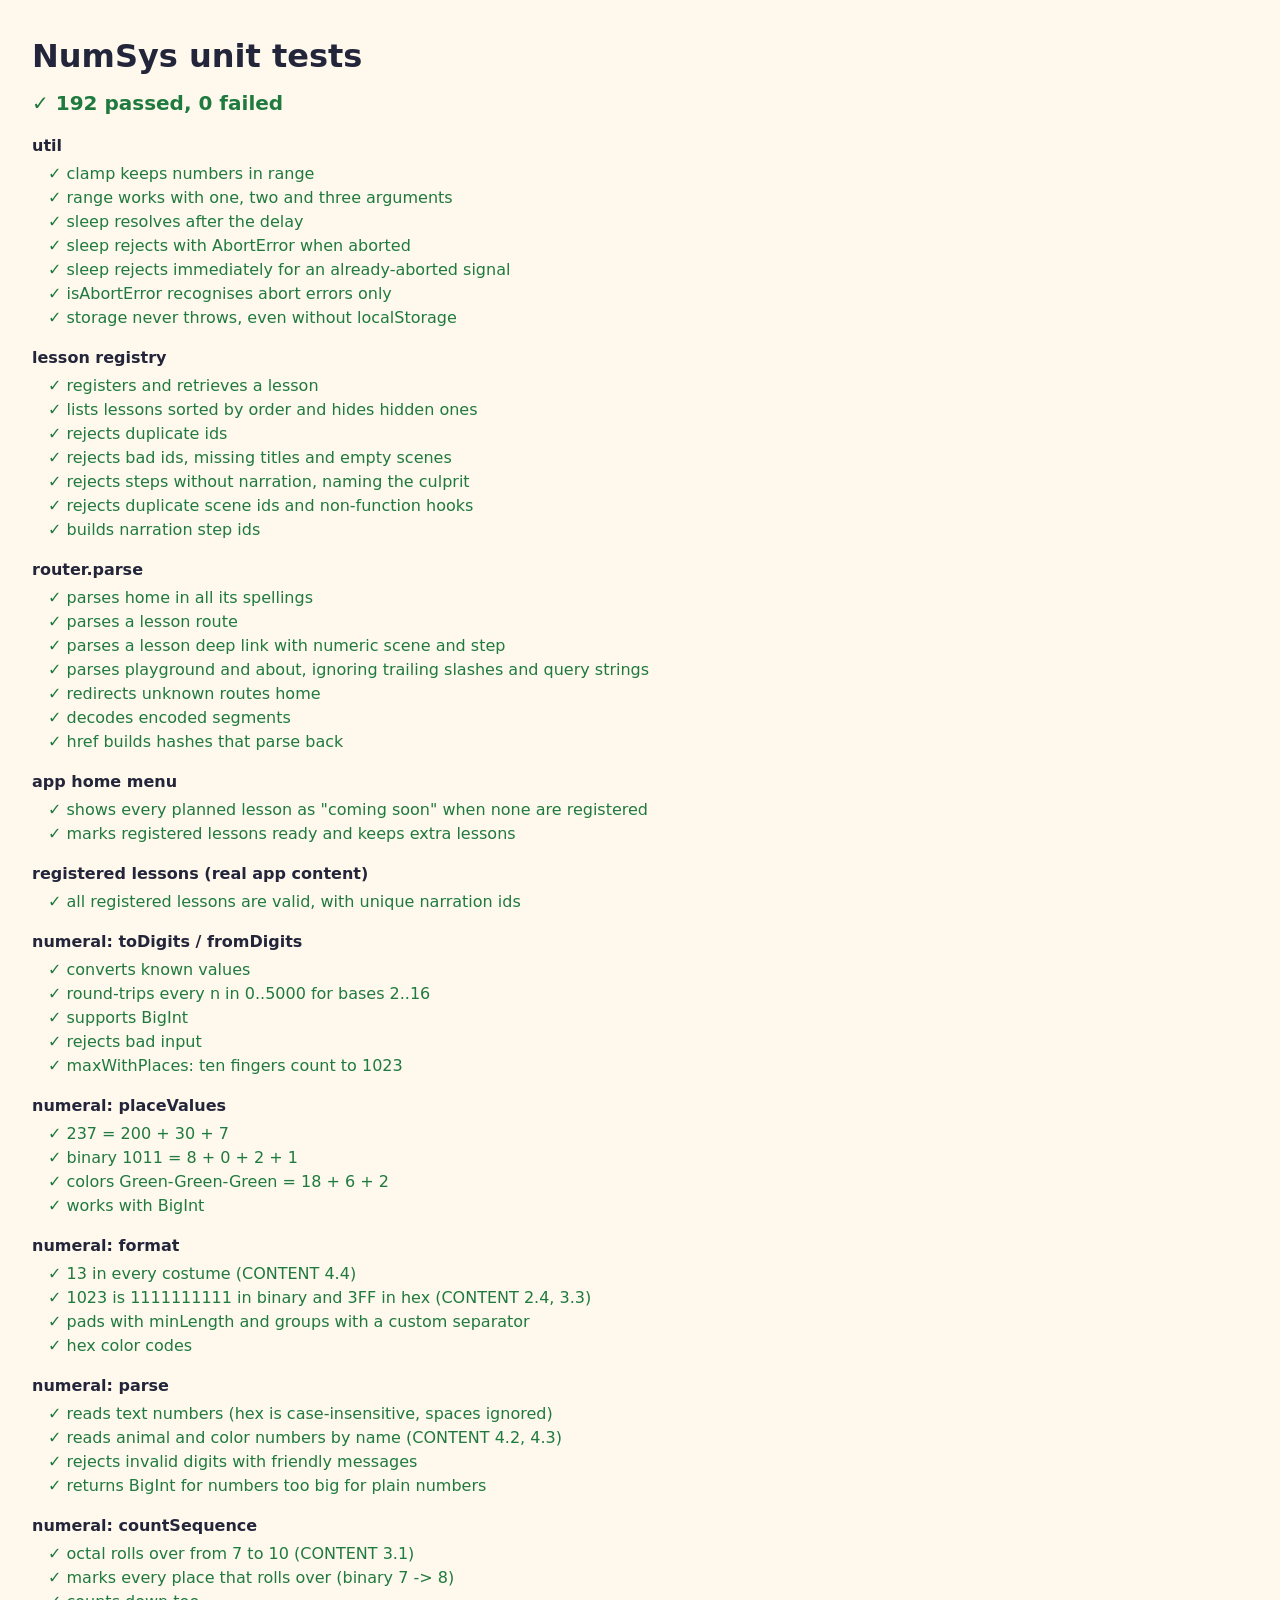
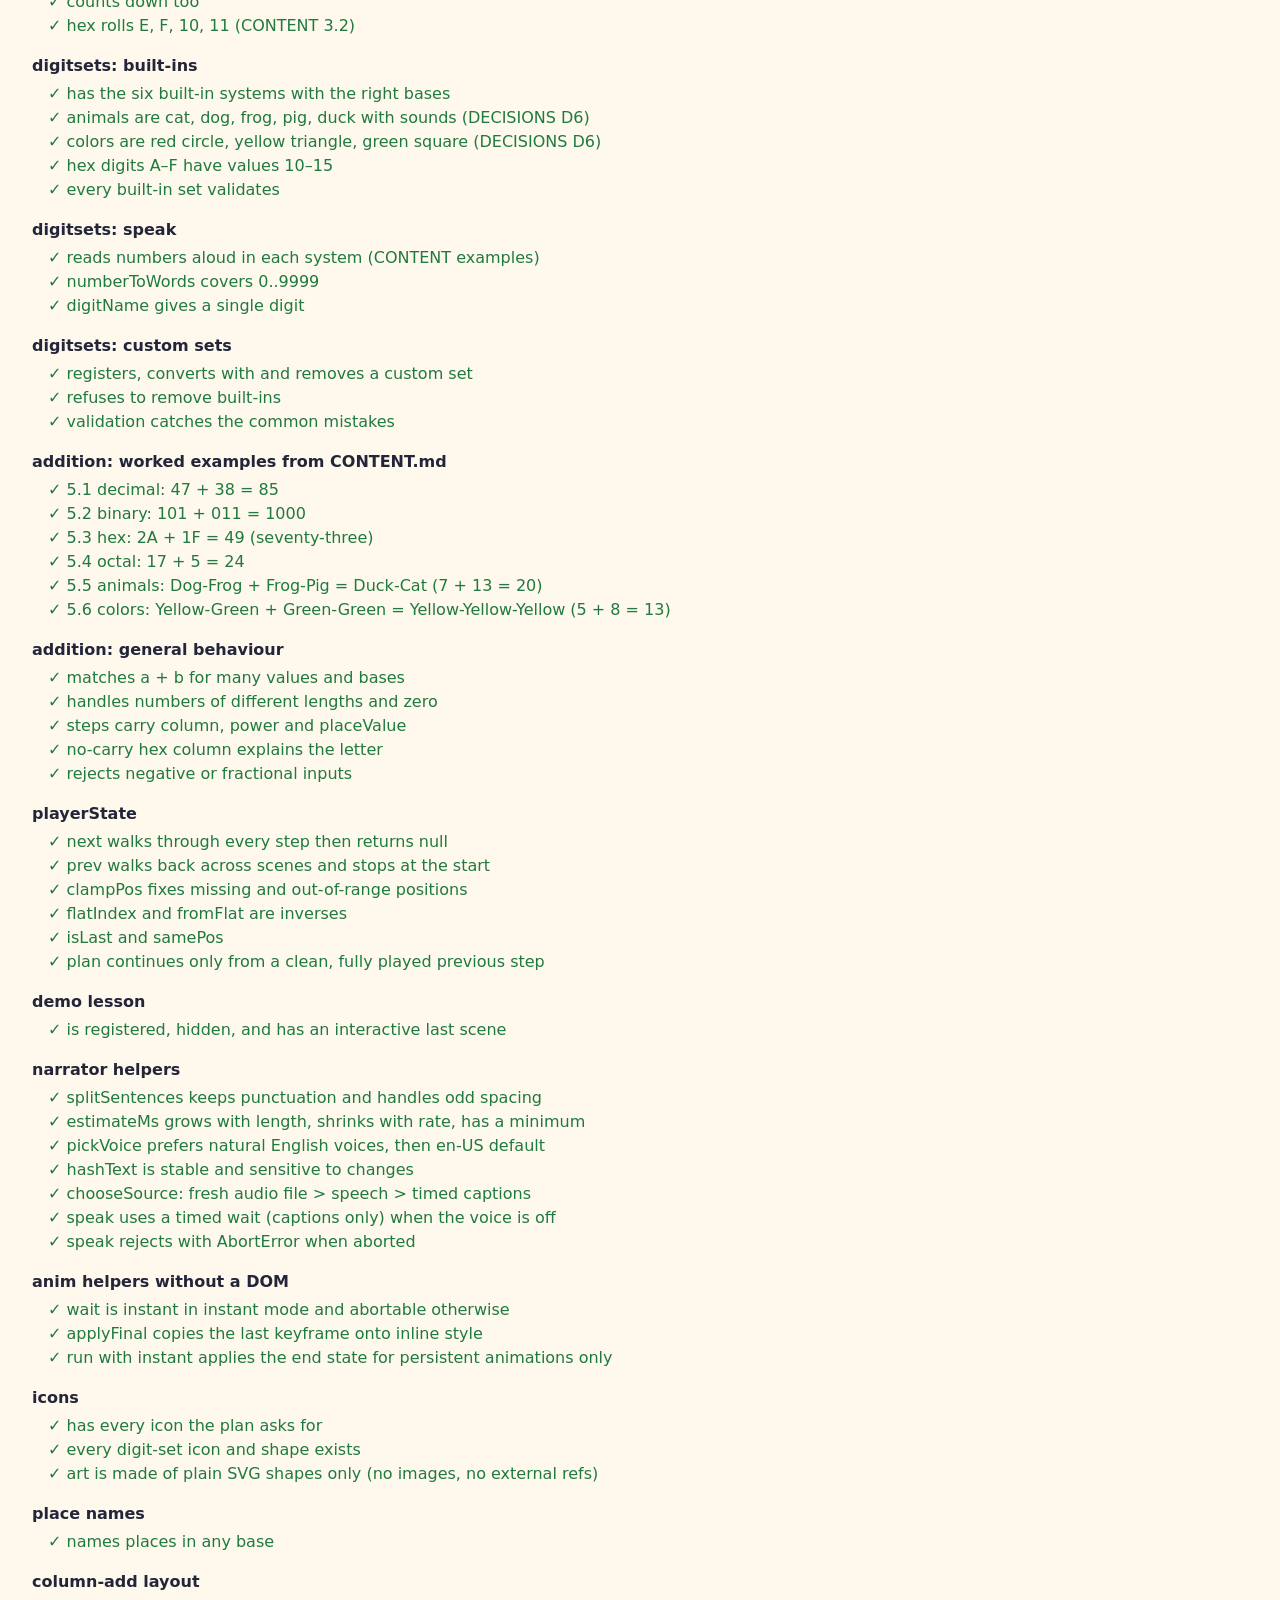
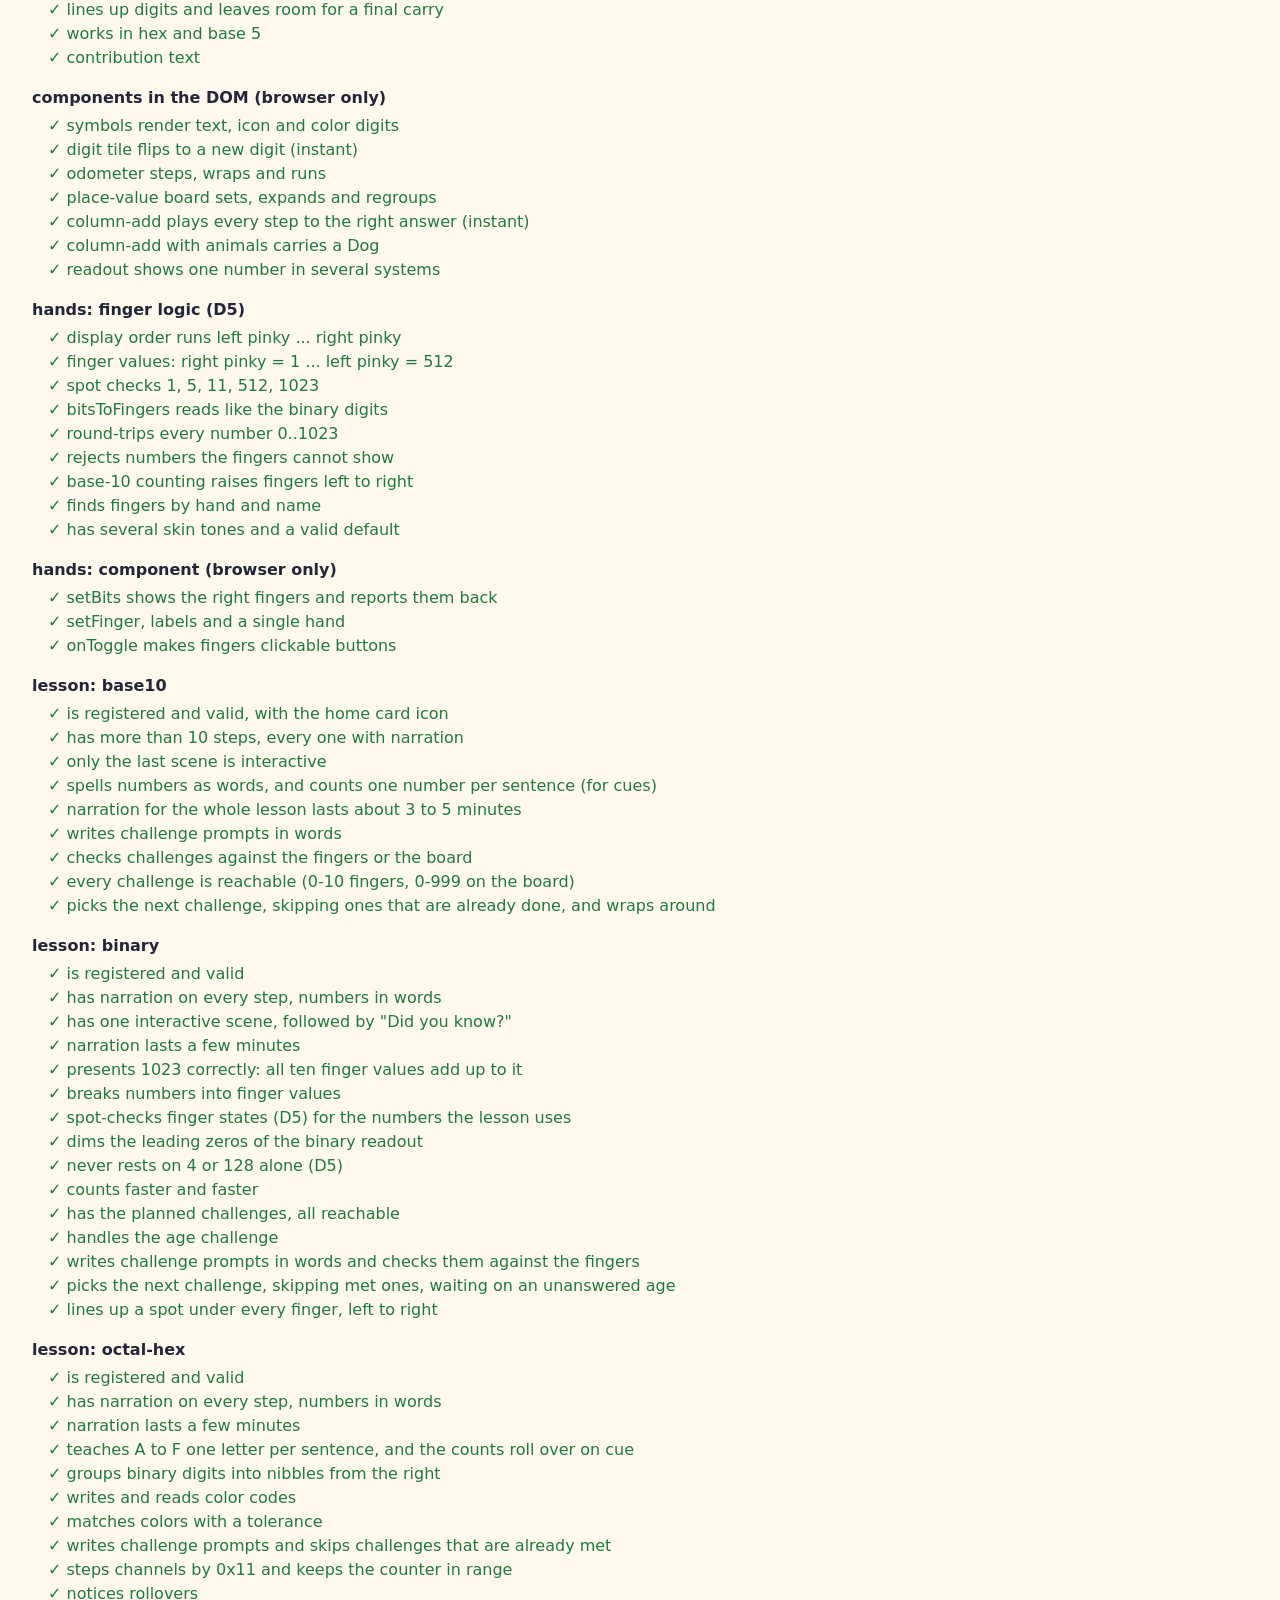
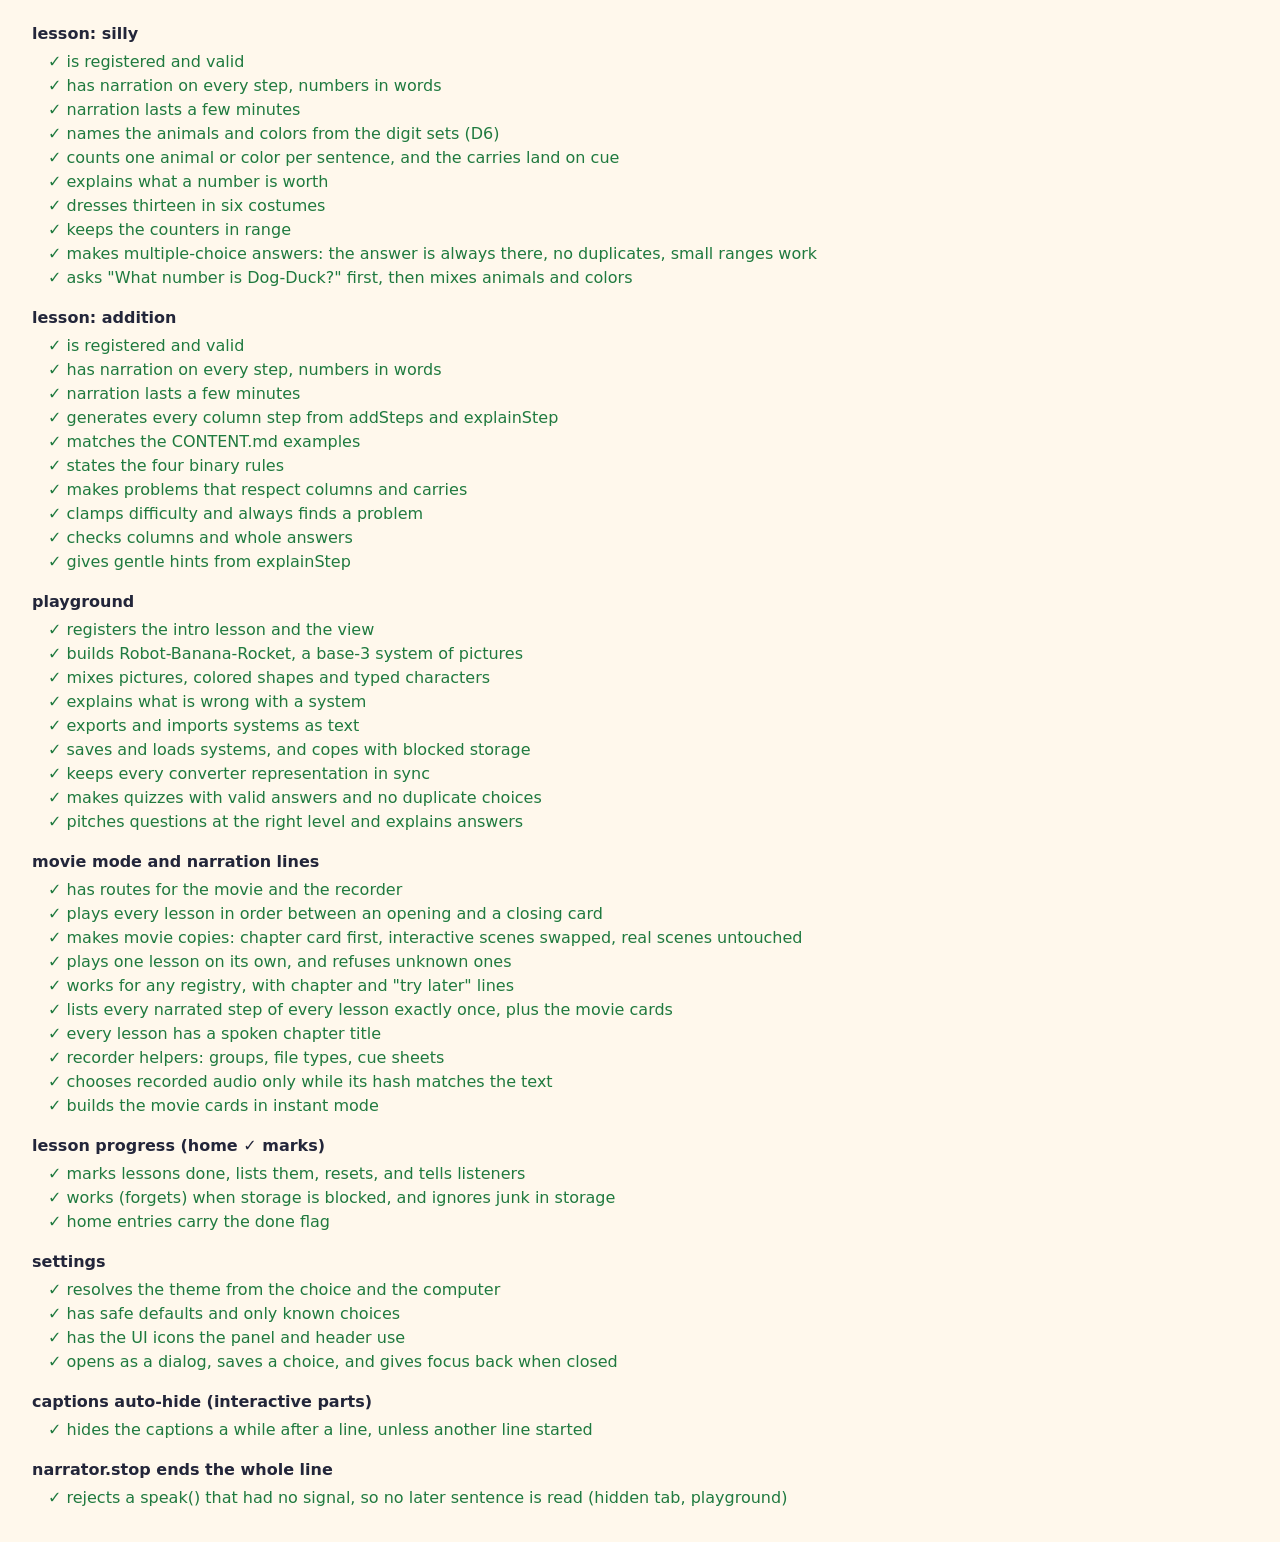
<file: tests/browser.html>
<!doctype html>
<html lang="en">
<head>
  <meta charset="utf-8">
  <meta name="viewport" content="width=device-width, initial-scale=1">
  <title>NumSys tests</title>
  <style>
    body { font: 16px/1.5 system-ui, sans-serif; margin: 2rem; color: #23263a; background: #fff8ec; }
    h1 { margin: 0 0 .5rem; }
    #summary { font-size: 1.25rem; font-weight: 700; margin-bottom: 1rem; }
    .pass { color: #1f7a3f; } .fail { color: #c62828; }
    .suite { margin: 1rem 0 .25rem; font-weight: 700; }
    .test { margin-left: 1rem; }
    pre { margin: .25rem 0 .5rem 2rem; white-space: pre-wrap; color: #c62828; }
  </style>
</head>
<body>
  <h1>NumSys unit tests</h1>
  <div id="summary">Running…</div>
  <div id="results"></div>

  <!-- Same files as Node: tests/manifest.js lists the app scripts and spec files. -->
  <script src="manifest.js"></script>
  <script src="harness.js"></script>
  <script>
    // Load app scripts then specs synchronously, in manifest order (works on file://).
    (function () {
      var m = window.NUMSYS_TEST_MANIFEST;
      m.app.concat(m.specs).forEach(function (rel) {
        document.write('<script src="../' + rel + '"><\/script>');
      });
    })();
  </script>
  <script>
    (function () {
      var results = document.getElementById('results');
      var summary = document.getElementById('summary');
      var pass = 0, fail = 0;

      function line(cls, text) {
        var d = document.createElement('div');
        d.className = cls;
        d.textContent = text;
        results.appendChild(d);
        return d;
      }

      var queue = [];
      NumSysTest.suites.forEach(function (suite) {
        queue.push({ suite: suite });
        suite.tests.forEach(function (t) { queue.push({ test: t }); });
      });

      function next() {
        if (!queue.length) {
          summary.textContent = (fail ? '✗ ' : '✓ ') + pass + ' passed, ' + fail + ' failed';
          summary.className = fail ? 'fail' : 'pass';
          document.title = (fail ? 'FAIL' : 'PASS') + ' · NumSys tests';
          return;
        }
        var item = queue.shift();
        if (item.suite) { line('suite', item.suite.name); next(); return; }
        Promise.resolve().then(function () { return item.test.fn(); }).then(function () {
          pass++;
          line('test pass', '✓ ' + item.test.name);
        }, function (err) {
          fail++;
          line('test fail', '✗ ' + item.test.name);
          var pre = document.createElement('pre');
          pre.textContent = err && err.stack ? err.stack : String(err);
          results.appendChild(pre);
        }).then(next);
      }
      next();
    })();
  </script>
</body>
</html>
</file>
